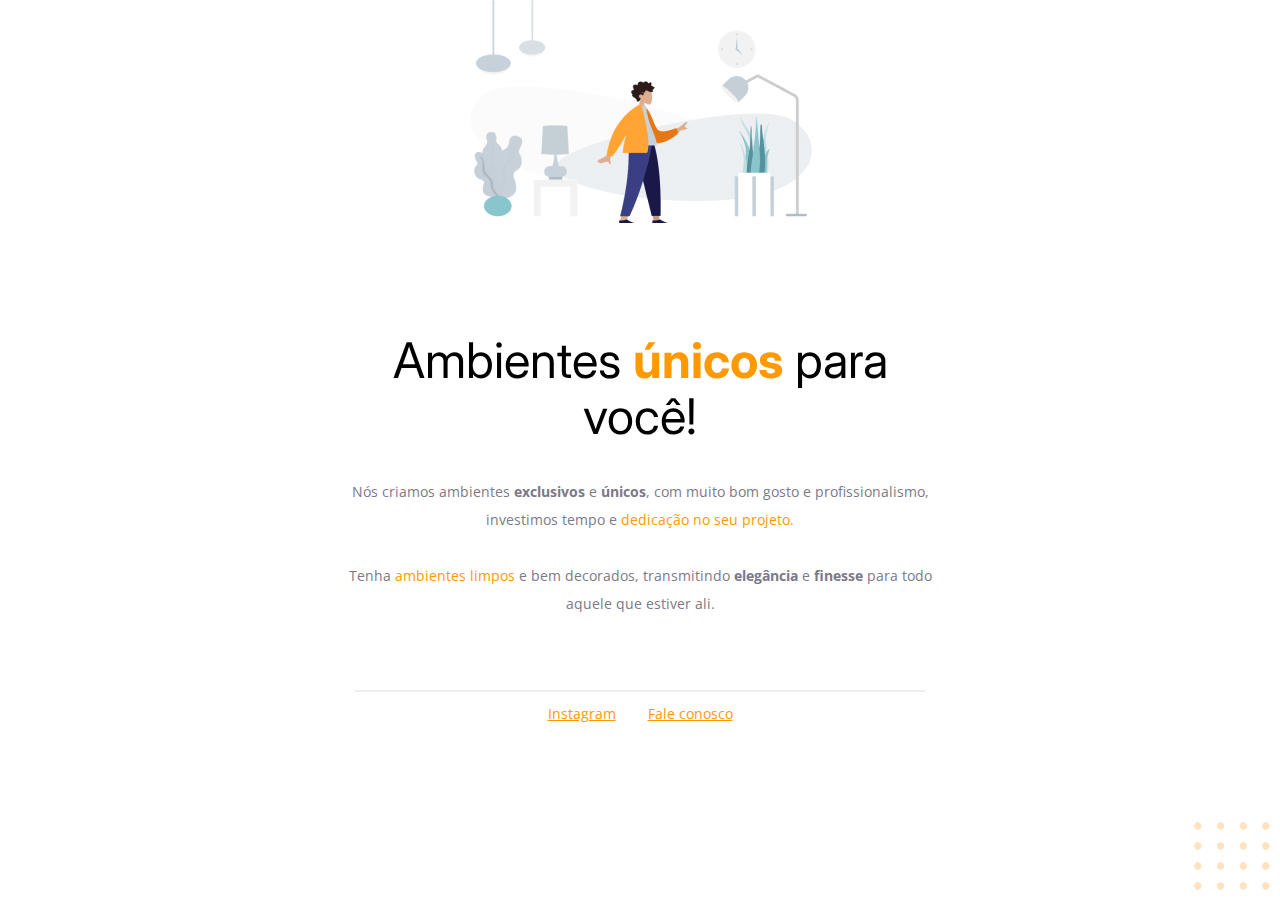
<file: desafio-01/index.html>
<!-- Instrução que define o tipo do documento. -->
<!DOCTYPE html>
<html lang="pt-br">
  <!-- Tag <head> contém as instruções para a página -->
  <head>
    <link rel="preconnect" href="https://fonts.googleapis.com" />
    <link rel="preconnect" href="https://fonts.gstatic.com" crossorigin />

    <meta charset="UTF-8" />
    <meta name="viewport" content="width=device-width, initial-scale=1.0" />
    <title>Móveis customizados</title>

    <link
      href="https://fonts.googleapis.com/css2?family=Inter:wght@400;700&family=Open+Sans:wght@400;700&display=swap"
      rel="stylesheet"
    />

    <link rel="stylesheet" href="style.css" />
  </head>

  <!-- Tag <body> é o corpo do documento, onde tem as informações que serão mostradas. -->
  <body>
    <div id="hero">
      <img
        src="images/img1.jpg"
        alt="Desenho de uma pessoa vestindo uma camisa amarela em uma sala com Móveis"
      />

      <h1>Ambientes <span>únicos</span> para você!</h1>
      <p>
        Nós criamos ambientes <strong>exclusivos</strong> e
        <strong>únicos</strong>, com muito bom gosto e profissionalismo,
        investimos tempo e
        <span>dedicação no seu projeto.</span>

        <br />
        <br />

        Tenha <span>ambientes limpos</span> e bem decorados, transmitindo
        <strong>elegância</strong> e <strong>finesse</strong>
        para todo aquele que estiver ali.
      </p>
    </div>

    <div id="footer">
      <div class="line"></div>

      <a target="_blank" href="https://instagram.com/moveisparavoce"
        >Instagram</a
      >
      <a href="mailto:contato@moveisparavoce.com">Fale conosco</a>
    </div>

    <img
      id="balls"
      src="images/balls.svg"
      alt="Bolinhas alaranjadas no canto inferior direito da tela"
    />
  </body>
</html>
</file>
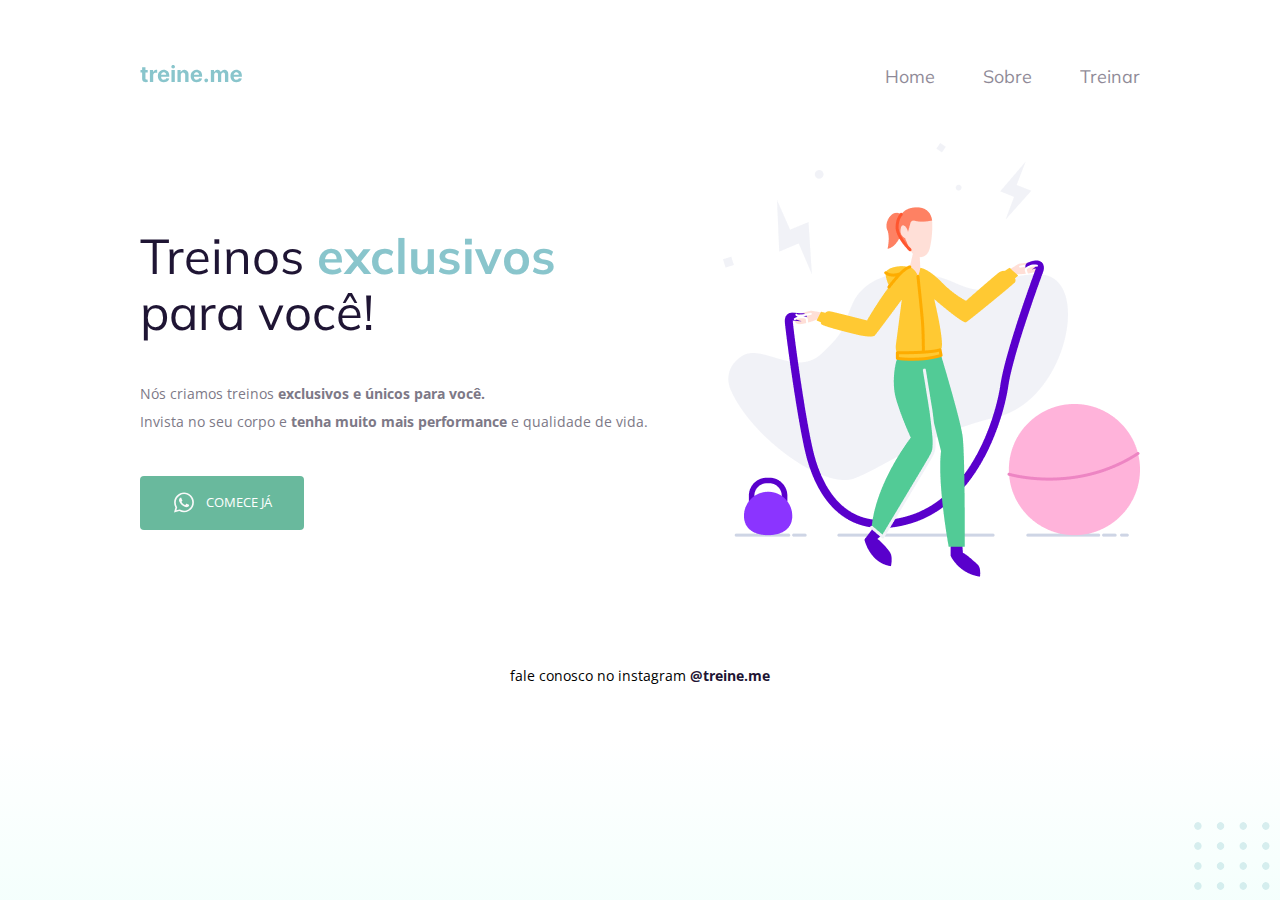
<file: desafio-02-acessibilidade/index.html>
<!DOCTYPE html>
<html lang="pt-br">
  <head>
    <link rel="preconnect" href="https://fonts.googleapis.com">
    <link rel="preconnect" href="https://fonts.gstatic.com" crossorigin>

    <meta charset="UTF-8" />
    <meta name="viewport" content="width=device-width, initial-scale=1.0" />
    <title>Treine me</title>

    <link href="https://fonts.googleapis.com/css2?family=Mulish:wght@400;700&family=Open+Sans:wght@400;700&display=swap" rel="stylesheet">

    <link rel="stylesheet" href="style.css">

  </head>
  <body>
    <div class="page">
      <nav>
        <a id="logo" href="#">
          <img src="images/logo.svg" alt="Treine.me" />
        </a>
        <ul>
          <li><a href="#">Home</a></li>
          <li><a href="#">Sobre</a></li>
          <li><a href="#">Treinar</a></li>
        </ul>
      </nav>
    
      <main>
        <section>
          <h1>Treinos <span>exclusivos</span> para você!</h1>

          <p>
            Nós criamos treinos <strong>exclusivos e únicos para você.</strong></br>
            Invista no seu corpo e <strong>tenha muito mais performance</strong> e qualidade de vida.
          </p>

          <button>
              <img src="images/whats.svg" alt="Ícone do whatsapp">
              Comece já
          </button>
        </section>
        
        <section>
          <img src="images/img.png" alt="Desenho de uma mulher pulando corta numa academia.">
        </section>
      </main>

      <footer>
          fale conosco no instagram <a href="https://instagram.com/treineme" target="_blank">@treine.me</a>
      </footer>
    </div>

    <img id="balls" src="images/balls.svg" alt="Bolinhas decorativas verdes no canto inferior direito da página.">

  </body>
</html>
</file>
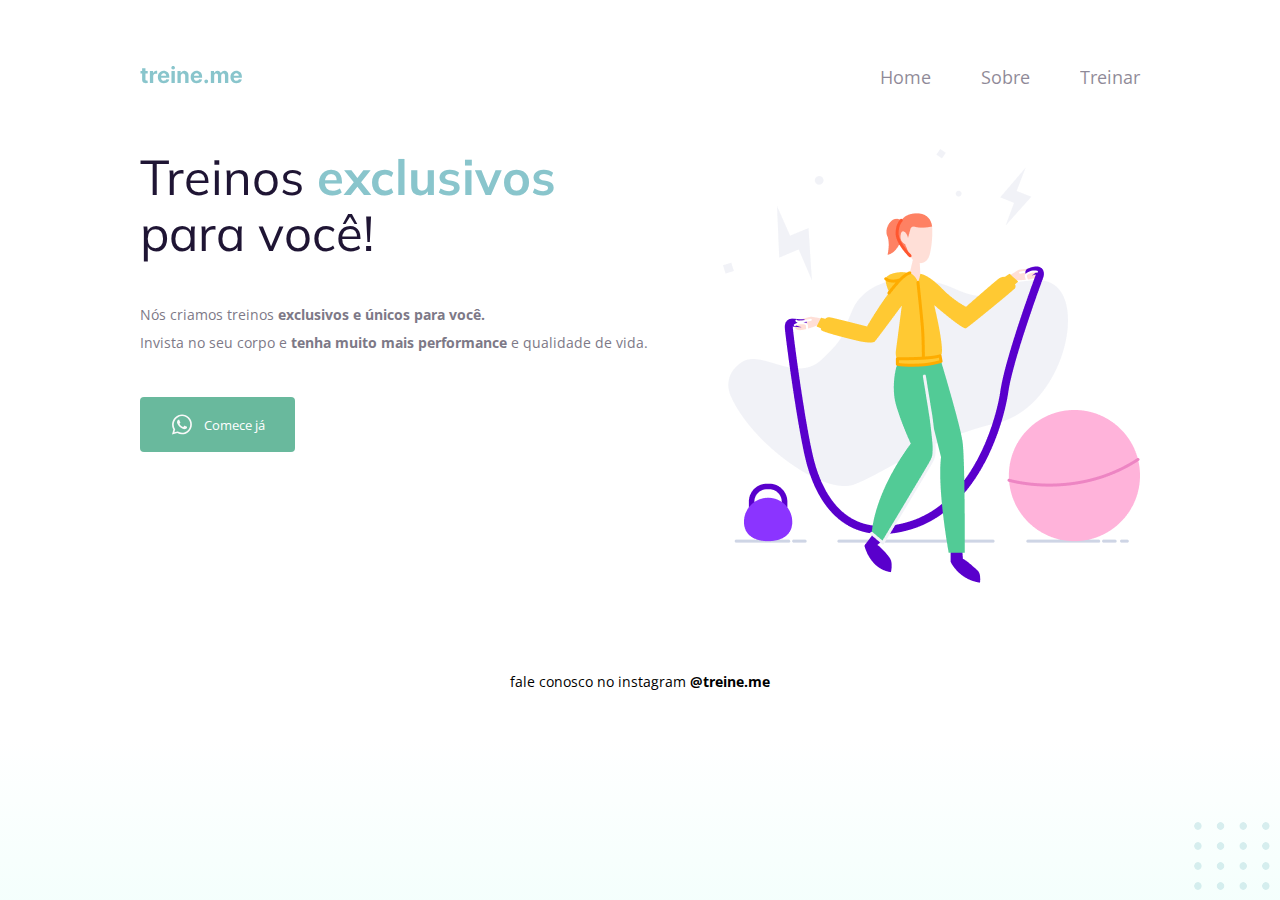
<file: desafio-02/index.html>
<!DOCTYPE html>
<html lang="pt-br">
  <head>
    <link rel="preconnect" href="https://fonts.googleapis.com">
    <link rel="preconnect" href="https://fonts.gstatic.com" crossorigin>

    <meta charset="UTF-8" />
    <meta name="viewport" content="width=device-width, initial-scale=1.0" />
    <title>Treine me</title>

    <link href="https://fonts.googleapis.com/css2?family=Mulish:wght@400;700&family=Open+Sans:wght@400;700&display=swap" rel="stylesheet">

    <link rel="stylesheet" href="style.css">

  </head>
  <body>
    <div class="page">
      <nav>
        <a id="logo" href="#">
          <img src="images/logo.svg" alt="Treine.me" />
        </a>
        <ul>
          <li><a href="#">Home</a></li>
          <li><a href="#">Sobre</a></li>
          <li><a href="#">Treinar</a></li>
        </ul>
      </nav>
        
      <main>
        <section id="text">
          <h1>Treinos <span>exclusivos</span> para você!</h1>
          
          <p>
            Nós criamos treinos <strong>exclusivos e únicos para você.</strong></br>
            Invista no seu corpo e <strong>tenha muito mais performance</strong> e qualidade de vida.
          </p>
          
          <button>
            <img id="whats" src="images/whats.svg" alt="Ícone do whatsapp">
            Comece já
          </button>
        </section>
        
        <section id="image">
          <img src="images/img.png" alt="Desenho de uma mulher pulando corta numa academia.">
        </section>
      </main>

      <footer>
        fale conosco no instagram <a href="https://instagram.com/treineme" target="_blank">@treine.me</a>
      </footer>
    </div>

    <img id="balls" src="images/balls.svg" alt="Bolinhas decorativas verdes no canto inferior direito da página.">

  </body>
</html>
</file>
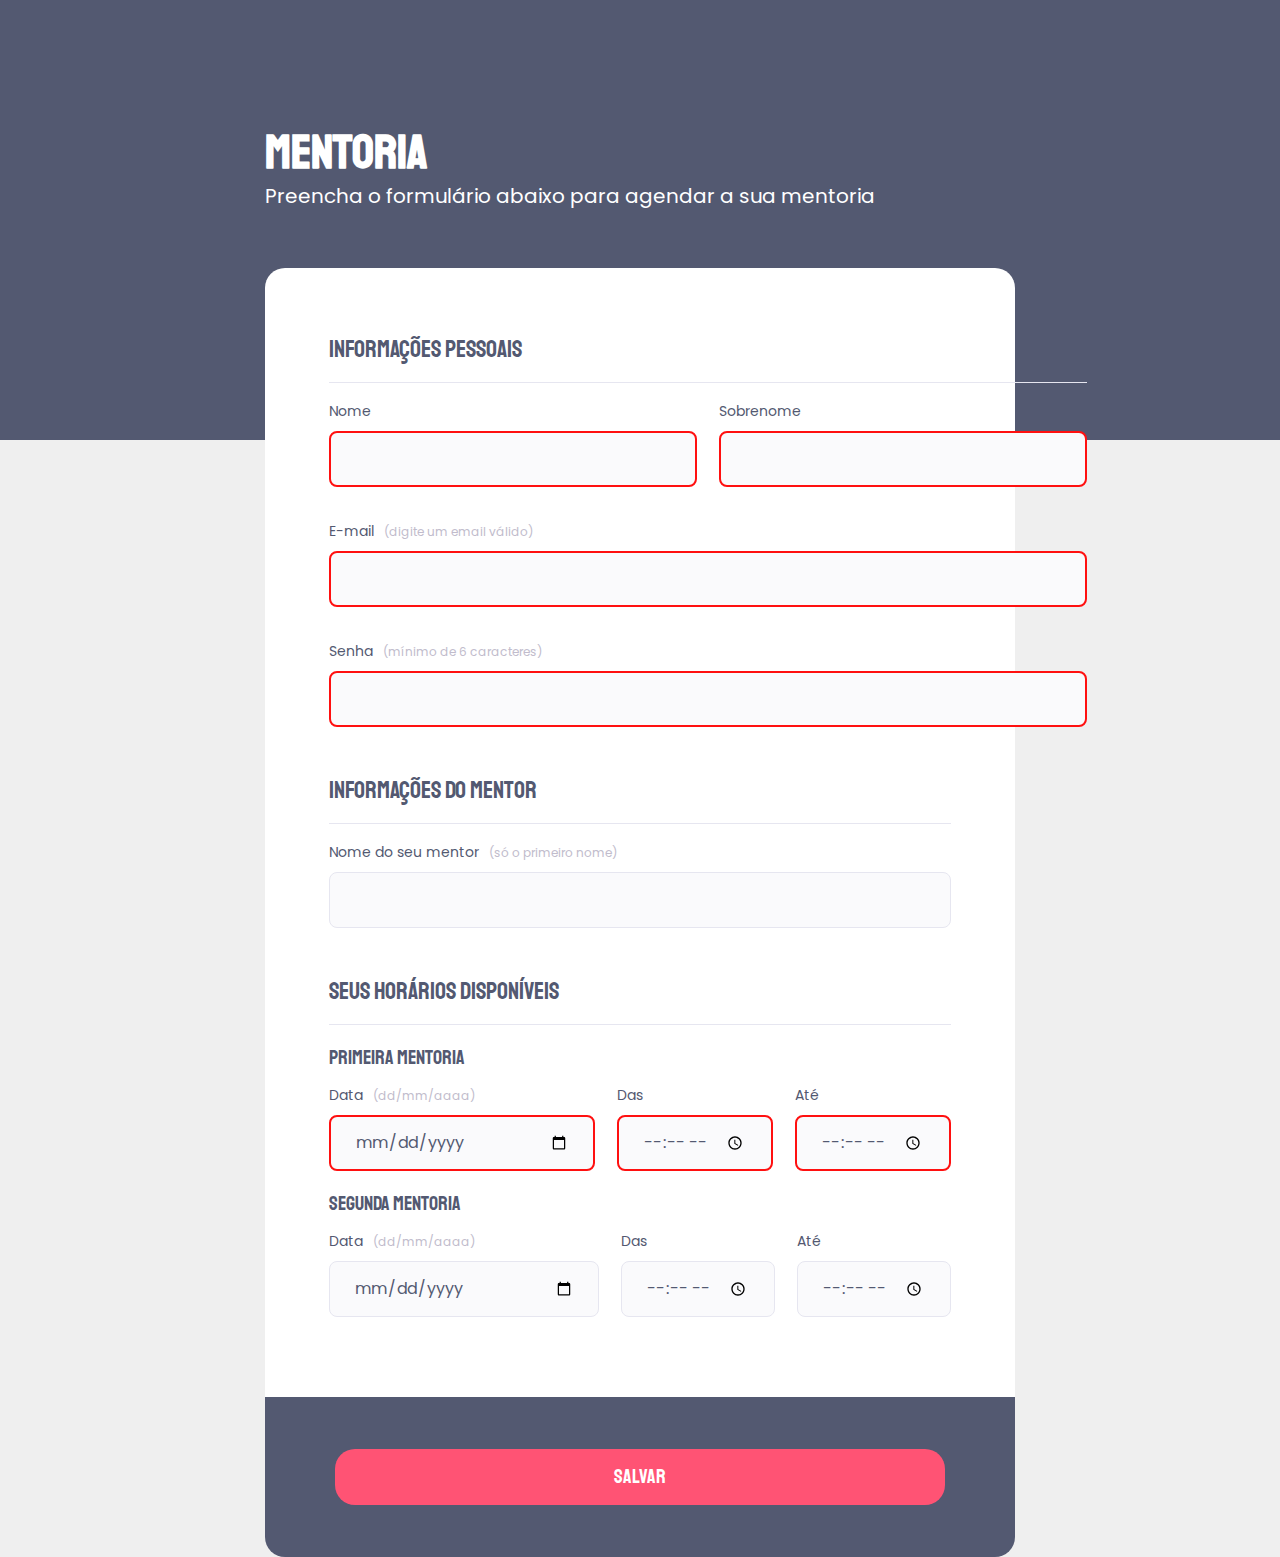
<file: desafio-03.1/index.html>
<!DOCTYPE html>
<html lang="pt-br">
  <head>
    <link rel="preconnect" href="https://fonts.googleapis.com" />
    <link rel="preconnect" href="https://fonts.gstatic.com" crossorigin />

    <meta charset="UTF-8" />
    <meta name="viewport" content="width=device-width, initial-scale=1.0" />

    <link
      href="https://fonts.googleapis.com/css2?family=Poppins&family=Staatliches&display=swap"
      rel="stylesheet"
    />
    <link rel="stylesheet" href="style.css" />

    <title>Mentoria</title>
  </head>
  <body>
    <div class="page">
      <header>
        <h1>Mentoria</h1>
        <p>Preencha o formulário abaixo para agendar a sua mentoria</p>
      </header>

      <form>
        <fieldset>
          <legend>Informações Pessoais</legend>

          <div class="fieldset-wrapper">
            <div class="col-2">
              <div class="input-wrapper">
                <label for="first-name">Nome</label>
                <input type="text" name="first-name" id="first-name" required />
              </div>

              <div class="input-wrapper">
                <label for="last-name">Sobrenome</label>
                <input type="text" name="last-name" id="last-name" required />
              </div>
            </div>

            <div class="input-wrapper">
              <label for="email"
                >E-mail<span>(digite um email válido)</span></label
              >
              <input type="email" name="email" id="email" required />
            </div>

            <div class="input-wrapper">
              <label for="password"
                >Senha<span>(mínimo de 6 caracteres)</span></label
              >
              <input type="password" name="password" id="password" required minlength="8" />
            </div>
          </div>
        </fieldset>

        <fieldset>
          <legend>Informações do Mentor</legend>

          <div class="input-wrapper">
            <label for="mentor-name"
              >Nome do seu mentor<span>(só o primeiro nome)</span></label
            >
            <input type="text" name="mentor-name" id="mentor-name" />
          </div>
        </fieldset>

        <fieldset>
          <legend>Seus horários disponíveis</legend>

          <div class="mentorship-wrapper">
            <h2>Primeira Mentoria</h2>

            <div class="col-2">
              <div class="date">
                <div class="input-wrapper">
                  <label for="first-mentorship-date"
                    >Data<span>(dd/mm/aaaa)</span></label
                  >
                  <input
                    type="date"
                    name="first-mentorship-date"
                    id="first-mentorship-date"
                    required
                  />
                </div>
              </div>

              <div class="col-2">
                <div class="input-wrapper">
                  <label for="first-mentorship-initial-time">Das</label>
                  <input
                    type="time"
                    name="first-mentorship-initial-time"
                    id="first-mentorship-initial-time"
                    required
                  />
                </div>

                <div class="input-wrapper">
                  <label for="first-mentorship-final-time">Até</label>
                  <input
                    type="time"
                    name="first-mentorship-final-time"
                    id="first-mentorship-final-time"
                    required
                  />
                </div>
              </div>
            </div>
          </div>
          <div class="mentorship-wrapper">
            <h2>Segunda Mentoria</h2>

            <div class="col-2">
              <div class="date">
                <div class="input-wrapper">
                  <label for="second-mentorship-date"
                    >Data<span>(dd/mm/aaaa)</span></label
                  >
                  <input
                    type="date"
                    name="second-mentorship-date"
                    id="second-mentorship-date"
                  />
                </div>
              </div>

              <div class="col-2">
                <div class="input-wrapper">
                  <label for="second-mentorship-initial-time">Das</label>
                  <input
                    type="time"
                    name="second-mentorship-initial-time"
                    id="second-mentorship-initial-time"
                  />
                </div>

                <div class="input-wrapper">
                  <label for="second-mentorship-final-time">Até</label>
                  <input
                    type="time"
                    name="second-mentorship-final-time"
                    id="second-mentorship-final-time"
                  />
                </div>
              </div>
            </div>
          </div>
        </fieldset>
      </form>

      <footer>
        <input class="button" type="button" value="Salvar" />
      </footer>
    </div>
  </body>
</html>
</file>
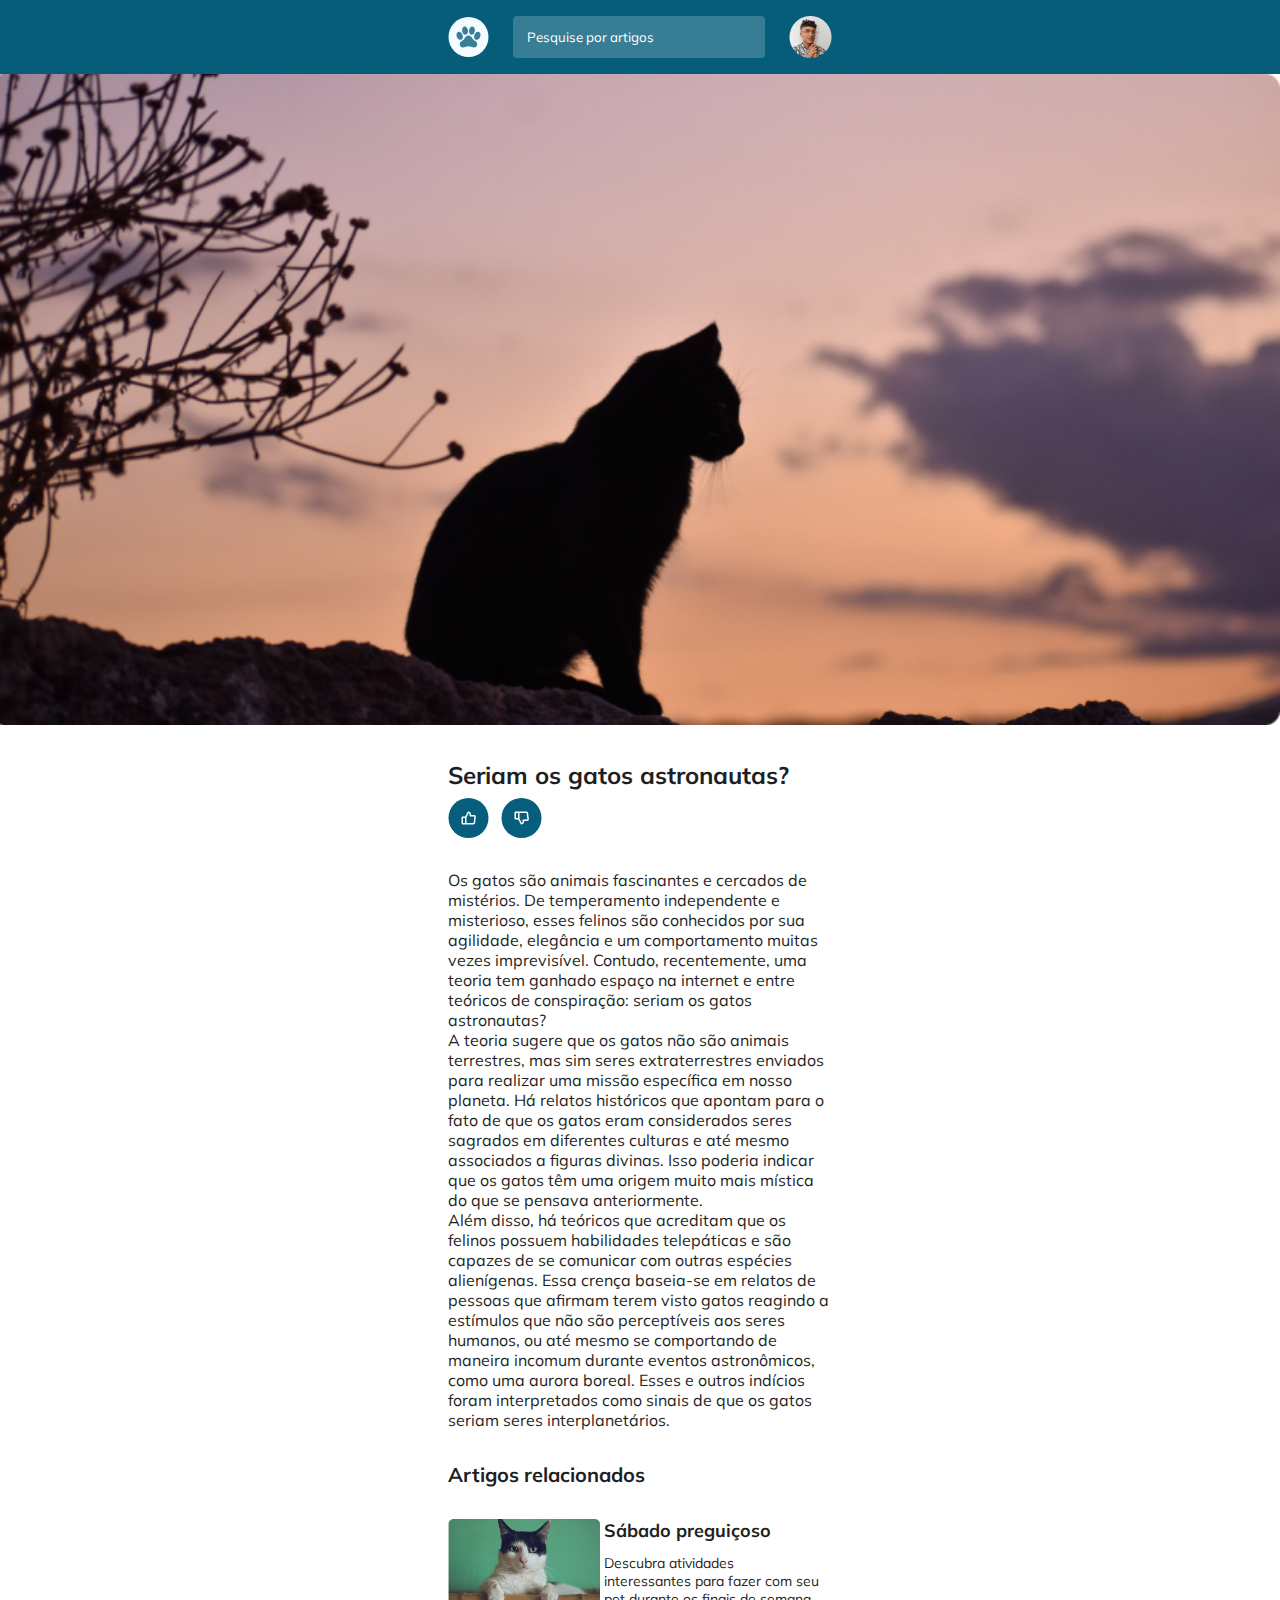
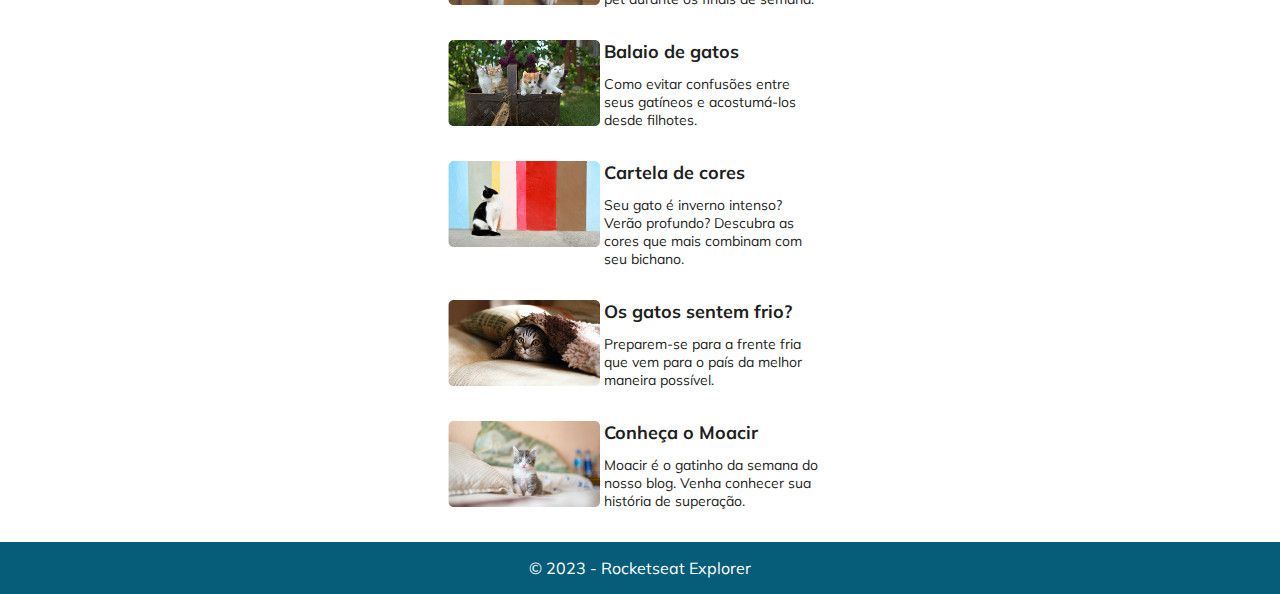
<file: desafio-04/index.html>
<!DOCTYPE html>
<html lang="pt-br">
  <head>
    <link rel="preconnect" href="https://fonts.googleapis.com" />
    <link rel="preconnect" href="https://fonts.gstatic.com" crossorigin />

    <meta charset="UTF-8" />
    <meta name="viewport" content="width=device-width, initial-scale=1.0" />

    <link
      href="https://fonts.googleapis.com/css2?family=Mulish:ital,wght@0,200..1000;1,200..1000&display=swap"
      rel="stylesheet"
    />
    <link rel="stylesheet" href="style.css" />

    <title>Blog de Gatos</title>
  </head>
  <body>
    <div id="app">
      <header>
        <nav class="container">
          <img src="./assets/logo.svg" alt="Logo" />
  
          <input type="search" placeholder="Pesquise por artigos" />
  
          <img src="./assets/avatar.png" alt="Avatar" />
        </nav>
      </header>
      
      <main>
        <img
          src="./assets/image1.png"
          alt="Gato petro sentado em cima de uma pedra com uma árvore e nuvens ao fundo."
          id="photo-post"
        />
  
        <div class="container">
          <div class="title">
            <h1>Seriam os gatos astronautas?</h1>
            <div class="reaction">
              <img src="./assets/like.svg" alt="Curti" />
              <img src="./assets/dislike.svg" alt="Não curti" />
            </div>
          </div>
  
          <p>
            Os gatos são animais fascinantes e cercados de mistérios. De temperamento independente e misterioso, esses felinos são conhecidos por sua agilidade, elegância e um comportamento muitas vezes imprevisível. Contudo, recentemente, uma teoria tem ganhado espaço na internet e entre teóricos de conspiração: seriam os gatos astronautas?
            <br />
            A teoria sugere que os gatos não são animais terrestres, mas sim seres extraterrestres enviados para realizar uma missão específica em nosso planeta. Há relatos históricos que apontam para o fato de que os gatos eram considerados seres sagrados em diferentes culturas e até mesmo associados a figuras divinas. Isso poderia indicar que os gatos têm uma origem muito mais mística do que se pensava anteriormente.
            <br />
            Além disso, há teóricos que acreditam que os felinos possuem
            habilidades telepáticas e são capazes de se comunicar com outras
            espécies alienígenas. Essa crença baseia-se em relatos de pessoas que
            afirmam terem visto gatos reagindo a estímulos que não são
            perceptíveis aos seres humanos, ou até mesmo se comportando de maneira
            incomum durante eventos astronômicos, como uma aurora boreal. Esses e
            outros indícios foram interpretados como sinais de que os gatos seriam
            seres interplanetários.
          </p>
        </div>
      </main>
  
      <sidebar>
        <div class="container">
          <h2>Artigos relacionados</h2>
  
          <div class="articles">
            <figure>
              <img
                src="./assets/image2.png"
                alt="Gato branco com mancha preta nas orelhas e nos olhos dentro de uma caixa de papelão olhando para frente."
              />
              <div class="details">
                <figcaption>
                  <h3>Sábado preguiçoso</h3>
                  <p>
                    Descubra atividades interessantes para fazer com seu pet
                    durante os finais de semana.
                  </p>
                </figcaption>
              </div>
            </figure>
  
            <figure>
              <img
                src="./assets/image3.png"
                alt="Uma cesta com quatro gatos dentro."
              />
              <div class="details">
                <figcaption>
                  <h3>Balaio de gatos</h3>
                  <p>
                    Como evitar confusões entre seus gatíneos e acostumá-los desde
                    filhotes.
                  </p>
                </figcaption>
              </div>
            </figure>
  
            <figure>
              <img
                src="./assets/image4.png"
                alt="Um gato manchado preto e branco sentado na frente de uma parede com listras coloridas."
              />
              <div class="details">
                <figcaption>
                  <h3>Cartela de cores</h3>
                  <p>
                    Seu gato é inverno intenso? Verão profundo? Descubra as cores
                    que mais combinam com seu bichano.
                  </p>
                </figcaption>
              </div>
            </figure>
  
            <figure>
              <img
                src="./assets/image5.png"
                alt="Um gato listrado em baixo de uma coberta felpuda com uma almofada ao lado."
              />
              <div class="details">
                <figcaption>
                  <h3>Os gatos sentem frio?</h3>
                  <p>
                    Preparem-se para a frente fria que vem para o país da melhor
                    maneira possível.
                  </p>
                </figcaption>
              </div>
            </figure>
  
            <figure>
              <img
                src="./assets/image6.png"
                alt="Um filhote de gatinho sntado um cima de uma cama e ao lado de uma almofada."
              />
              <div class="details">
                <figcaption>
                  <h3>Conheça o Moacir</h3>
                  <p>
                    Moacir é o gatinho da semana do nosso blog. Venha conhecer sua
                    história de superação.
                  </p>
                </figcaption>
              </div>
            </figure>
          </div>
        </div>
      </sidebar>
  
      <footer>
        <div class="container">
          <p>© 2023 - Rocketseat Explorer</p>
        </div>
      </footer>
    </div>
  </body>
</html>
</file>
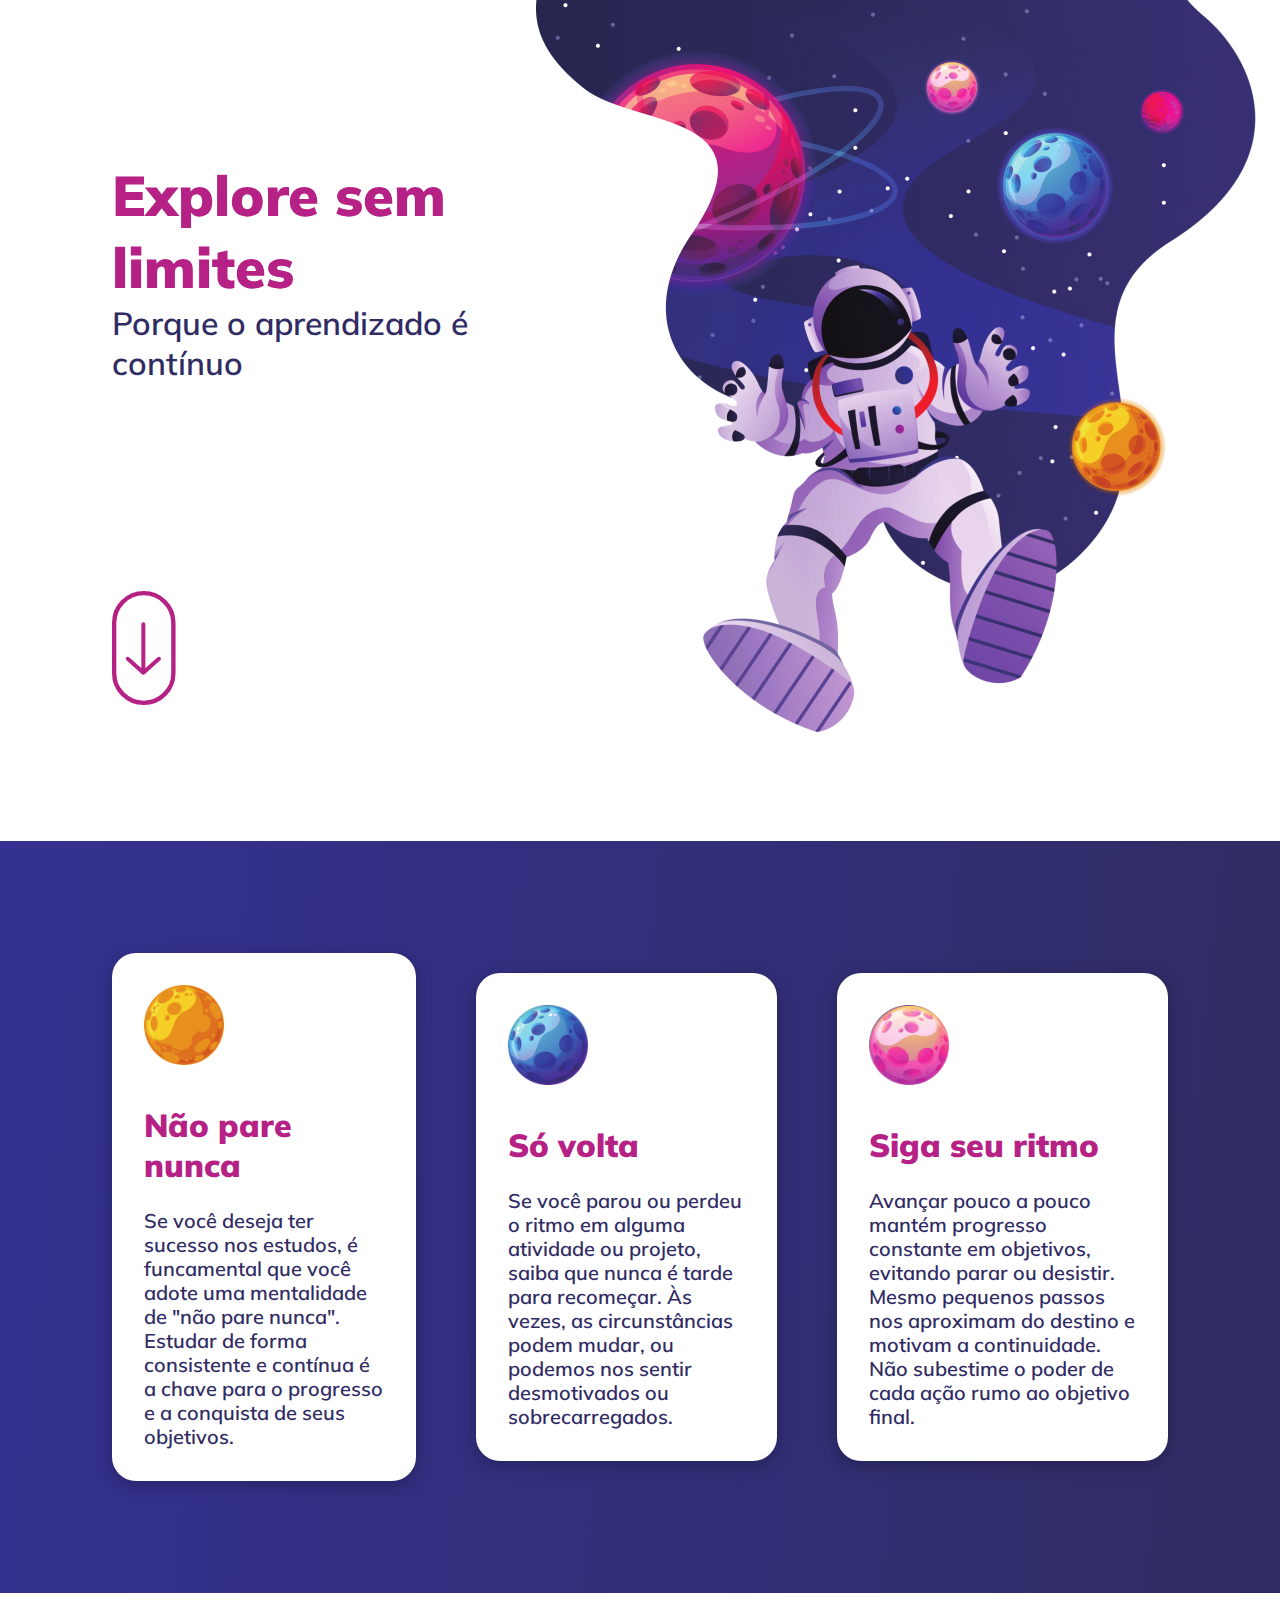
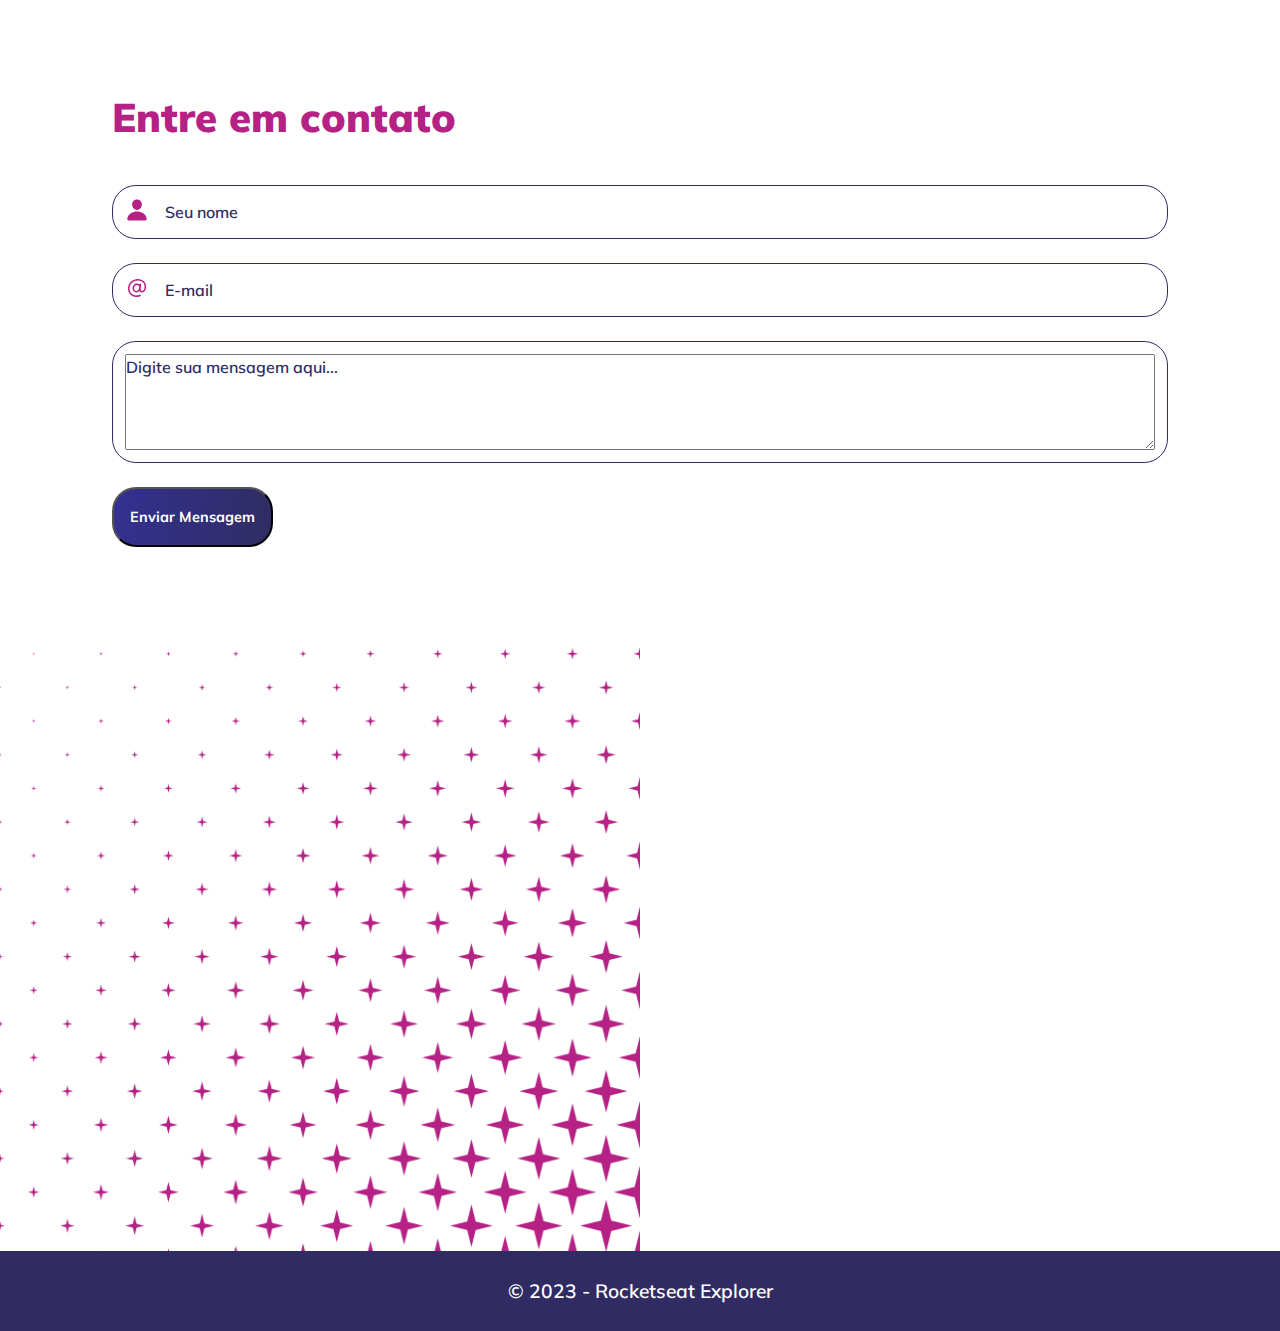
<file: desafio-07/index.html>
<!DOCTYPE html>
<html lang="pt-br">
  <head>
    <link rel="preconnect" href="https://fonts.googleapis.com" />
    <link rel="preconnect" href="https://fonts.gstatic.com" crossorigin />

    <meta charset="UTF-8" />
    <meta name="viewport" content="width=device-width, initial-scale=1.0" />

    <link
      href="https://fonts.googleapis.com/css2?family=Mulish:ital,wght@0,200..1000;1,200..1000&display=swap"
      rel="stylesheet"
    />
    <link rel="stylesheet" href="style.css" />

    <title>Explore sem limites</title>
  </head>
  <body>
    <main class="container">
      <div>
        <img
          src="./assets/space.png"
          alt="Ilustração de astronauta na frente do espaço com estrelas e planetas"
          id="space"
        />
      </div>

      <div class="introduction">
        <h1>Explore sem limites</h1>
        <h4>Porque o aprendizado é contínuo</h4>

        <img src="./assets/arrow-down.svg" alt="Seta para baixo" />
      </div>
    </main>

    <aside>
      <div class="container cards">
        <div class="card">
          <img
            src="./assets/yellow-planet.png"
            alt="Ilustração de planeta amarelo"
            class="planet"
          />

          <div>
            <h3>Não pare nunca</h3>
            <p>
              Se você deseja ter sucesso nos estudos, é funcamental que você adote uma mentalidade de "não pare nunca". Estudar de forma consistente e contínua é a chave para o progresso e a conquista de seus objetivos.
            </p>
          </div>
        </div>

        <div class="card">
          <img
            src="./assets/blue-planet.png"
            alt="Ilustração de planeta azul"
            class="planet"
          />

          <div>
            <h3>Só volta</h3>
            <p>
              Se você parou ou perdeu o ritmo em alguma atividade ou projeto, saiba que nunca é tarde para recomeçar. Às vezes, as circunstâncias podem mudar, ou podemos nos sentir desmotivados ou sobrecarregados.
            </p>
          </div>
        </div>

        <div class="card">
          <img
            src="./assets/pink-planet.png"
            alt="Ilustração de planeta rosa"
            class="planet"
          />

          <div>
            <h3>Siga seu ritmo</h3>
            <p>
              Avançar pouco a pouco mantém progresso constante em objetivos, evitando parar ou desistir. Mesmo pequenos passos nos aproximam do destino e motivam a continuidade. Não subestime o poder de cada ação
              rumo ao objetivo final.
            </p>
          </div>
        </div>
      </div>
    </aside>

    <section class="container">
      <div class="contacts">
        <h2>Entre em contato</h2>
  
        <form>
          <div class="input-wrapper">
            <label for="input" class="icon">
              <img src="./assets/person.svg" alt="Íncone de pessoa">
            </label>
            <input type="text" name="name" id="name" placeholder="Seu nome" />
          </div>
  
          <div class="input-wrapper">
            <label for="input" class="icon">
              <img src="./assets/at.svg" alt="Ícone de @">
            </label>
            <input type="email" name="email" id="email" placeholder="E-mail" />
          </div>
  
          <div class="input-wrapper message-input">
            <textarea
              type="text"
              name="message"
              id="message"
              placeholder="Digite sua mensagem aqui..."
            ></textarea>
          </div>
  
          <button type="submit">Enviar mensagem</button>
        </form>
      </div>

      <div class="stars">
        <img src="./assets/dots.png" alt="Ilustração de várias estrelas de quatro pontas aumentando de tamanho">
      </div>
    </section>

    <footer>
      <p>© 2023 - Rocketseat Explorer</p>
    </footer>
  </body>
</html>
</file>
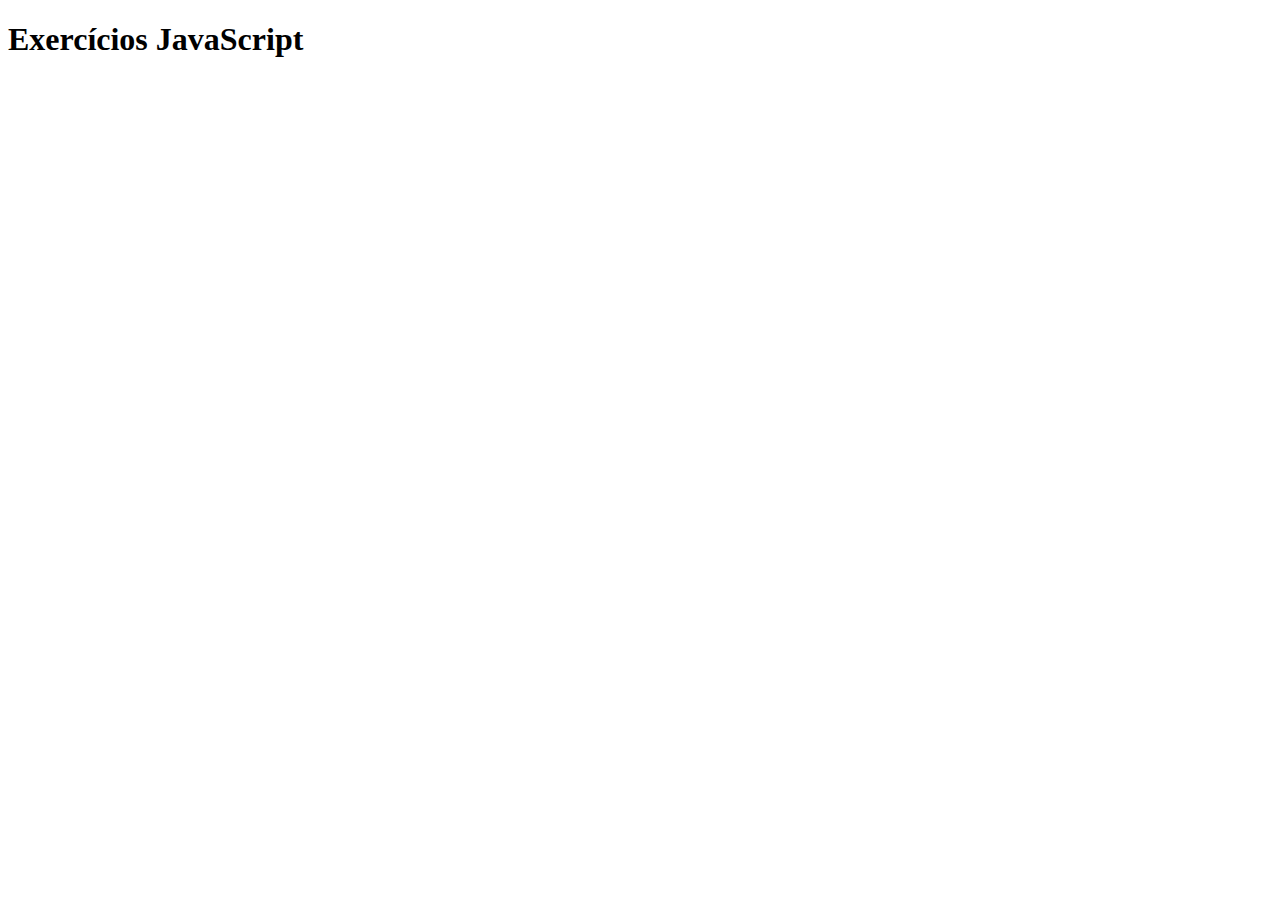
<file: desafio-08/index.html>
<!DOCTYPE html>
<html lang="pt-br">
<head>
  <meta charset="UTF-8">
  <meta name="viewport" content="width=device-width, initial-scale=1.0">
  <title>Exercícios JavaScript</title>
</head>
<body>
  <h1>Exercícios JavaScript</h1>

  <script src="script.js"></script>
</body>
</html>
</file>
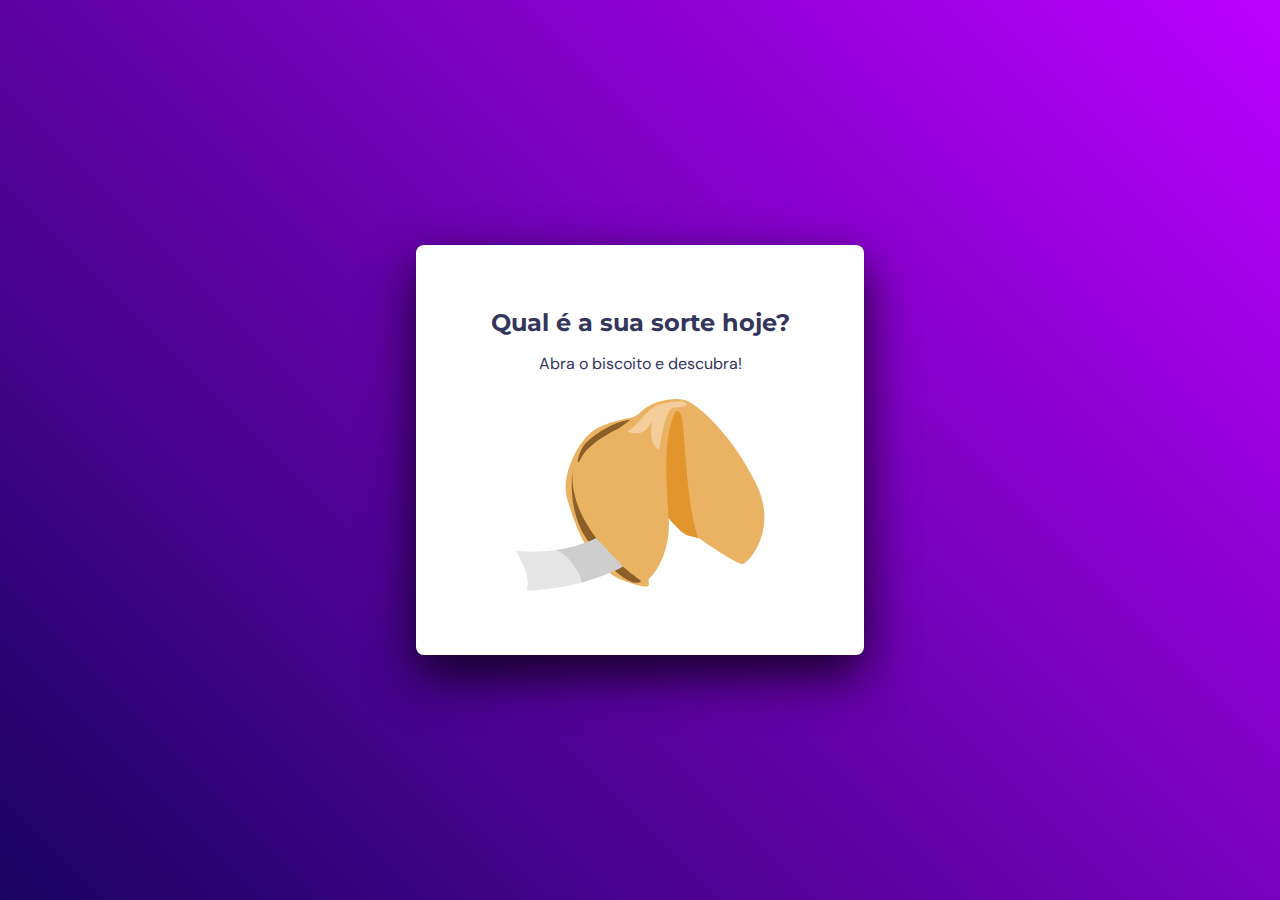
<file: desafio-09/index.html>
<!DOCTYPE html>
<html lang="pt-br">
  <head>
    <link rel="preconnect" href="https://fonts.googleapis.com" />
    <link rel="preconnect" href="https://fonts.gstatic.com" crossorigin />

    <meta charset="UTF-8" />
    <meta name="viewport" content="width=device-width, initial-scale=1.0" />

    <link
      href="https://fonts.googleapis.com/css2?family=DM+Sans:ital,opsz,wght@0,9..40,100..1000;1,9..40,100..1000&family=Dancing+Script:wght@400..700&family=Montserrat:ital,wght@0,100..900;1,100..900&display=swap"
      rel="stylesheet"
    />
    <link rel="stylesheet" href="style.css" />

    <title>Biscoito da Sorte</title>
  </head>
  <body>
    <main>
      <div class="cookie">
        <div>
          <h1>Qual é a sua sorte hoje?</h1>
          <p>Abra o biscoito e descubra!</p>
        </div>

        <img
          src="./assets/fortune-cookie.svg"
          alt="Ilustração de biscoito da sorte fechado"
          id="fortune-cookie"
        />
      </div>

      <div class="opened hidden">
        <h1>Aqui está a sua sorte de hoje:</h1>
        <div class="message">
          <p>
            Se alguém está tão cansado que não possa te dar um sorriso,
            deixa-lhe o teu.
          </p>
        </div>

        <img
          src="./assets/opened-cookie.svg"
          alt="Ilustração de biscoito da sorte aberto"
          id="opened-cookie"
        />

        <button id="go-back">Abrir outro biscoito</button>
      </div>
    </main>

    <script src="./script.js"></script>
  </body>
</html>
</file>
<file: desafio-01/style.css>
body {
  font-family: "Open Sans", sans-serif;
  text-align: center;
  margin: 0;
}

#hero {
  width: 592px;
  margin: 0 auto 72px;
}

img {
  margin: 0 auto 72px;
}

h1 {
  font-family: "Inter", sans-serif;
  font-size: 49px;
  line-height: 56px;
  font-weight: normal;
}

h1 span {
  font-weight: bold;
}

span, a {
  color: #ff9900;
}

p, #footer {
  color: #7d7987;
  font-size: 14px;
  line-height: 28px;
}

#footer a + a {
    margin-left: 28px;
}

.line {
    width: 568px;
    height: 0;

    margin: 0 auto 8px;

    border: 1px solid #ECEFF2;
}

#balls {
    position: fixed;
    bottom: 0;
    right: 0;
    margin: 0;
}
</file>
<file: desafio-02-acessibilidade/style.css>
body {
  margin: 0;

  font-family: 'Open Sans', sans-serif;

  background: linear-gradient(
    180deg,
    rgb(227, 255, 248, 0) 82.08%,
    rgb(227, 255, 248, 0.38) 100%
  );

  min-height: 100vh;
}

.page {
  width: 1000px;
  margin: 0 auto;
  padding-top: 65px;
}

nav {
  display: flex;
  justify-content: space-between;
  align-items: center;

  margin-bottom: 55px;
}

ul {
  display: flex;
  gap: 48px;
  list-style: none;
  margin: 0;
  padding: 0;
  font-size: 18px;
}

a {
  color: #1f1534;
  text-decoration: none;
}

ul li a {
  opacity: 0.5;
}

ul li a:hover {
  font-weight: bold;
  opacity: 1;
}

ul,
h1 {
  font-family: 'Mulish', sans-serif;
}

main {
  display: flex;
  align-items: center;
  justify-content: space-between;
}

h1 {
  font-size: 49px;
  line-height: 56px;
  color: #1f1534;

  font-weight: normal;

  width: 490px;
}

h1 span {
  color: #89c5cc;
  font-weight: bold;
}

p {
  font-size: 14px;
  line-height: 28px;
  color: #7d7987;

  margin: 40px 0;
}

button {
  color: white;
  text-transform: uppercase;
  font-family: 'Open Sans', sans-serif;

  background: #69b99d;
  border: 0;
  padding: 14px 32px 15px;

  display: flex;
  align-items: center;
  justify-content: center;
  gap: 10px;

  border-radius: 4px;

  cursor: pointer;
}

footer {
  font-size: 14px;
  line-height: 28px;

  text-align: center;

  margin-top: 80px;
}

footer a {
  font-weight: bold;
}

#balls {
  position: fixed;
  bottom: 0;
  right: 0;
}
</file>
<file: desafio-02/style.css>
* {
  margin: 0;
  padding: 0;
  border: none;
  text-decoration: none;
  box-sizing: border-box;
}

body {
  font-family: "Open Sans", sans-serif;
  background: linear-gradient(180deg, rgba(227, 255, 248, 0.00) 82.08%, rgba(227, 255, 248, 0.38) 100%);  min-height: 100vh;
}
  
.page {
  width: 1000px;
  margin: 0 auto;
  padding-top: 65px;
}
  
nav {
  display: flex;
  justify-content: space-between;
  align-items: center;
  margin-bottom: 60px;
}

ul {
  display: flex;
  list-style: none;
  gap: 50px;
}

ul li a {
  color: #1f1534;
  opacity: 0.5;
  font-size: 18px;
}

ul li a:hover {
  font-weight: bold;
  opacity: 1;
}

main {
  display: flex;
  justify-content: space-between;
}

h1 {
  font-family: "Mulish", sans-serif;
  font-size: 49px;
  line-height: 56px;
  color: #1f1534;
  font-weight: normal;
  width: 490px;
}

h1 span {
  color: #89c5cc;
  font-weight: bold;
}

section p {
  font-size: 14px;
  line-height: 28px;
  color: #7d7987;
  margin: 40px 0;
}

button {
  color: white;
  font-family: "Open Sans", sans-serif;
  background: #69B99D;
  border: 0;
  padding: 15px 30px;
  display: flex;
  align-items: center;
  gap: 10px;
  border-radius: 4px;
  cursor: pointer;
}

button:hover {
    background: #4EA788;
}

footer {
  font-size: 14px;
  line-height: 28px;
  text-align: center;
  margin-top: 80px;
  font-family: "Open Sans", sans-serif;
}

footer a {
  font-weight: bold;
  color: #000;
}

#balls {
  position: fixed;
  bottom: 0;
  right: 0;
}
</file>
<file: desafio-03.1/style.css>
* {
  margin: 0;
  padding: 0;
  box-sizing: border-box;
}

body {
  background: #efefef;
  font-family: 'Poppins', sans-serif;
  color: #4e4958;
  font-size: 14px;
  line-height: 24px;
  align-items: center;
}

body::before {
  content: '';
  background: #535971;
  width: 100%;
  height: 440px;
  position: absolute;
  z-index: -1;
}

.page {
  width: 750px;
  margin: auto;
}

header {
  color: #fff;
}

h1 {
  font-family: 'Staatliches', sans-serif;
  font-size: 48px;
  padding: 140px 0 20px;
}

p {
  color: #fff;
  font-size: 20px;
  padding-bottom: 60px;
}

form {
  background: #fff;
  color: #535971;
  border-radius: 20px 20px 0px 0px;
  padding: 64px;
  display: flex;
  flex-direction: column;
  gap: 30px;
}

fieldset {
  border: none;
}

legend {
  font-family: Staatliches;
  font-size: 24px;
  line-height: 34px;
  width: 100%;
  padding-bottom: 16px;
  border-bottom: 1px solid #e6e6f0;
  margin-bottom: 16px;
}

.fieldset-wrapper {
  display: flex;
  flex-direction: column;
  gap: 16px;
}

.mentorship-wrapper {
  display: flex;
  flex-direction: column;
  gap: 8px;
}

.col-2 {
  display: flex;
  gap: 22px;
  width: 100%;
}

.input-wrapper {
  display: flex;
  flex-direction: column;
  width: 100%;
  gap: 8px;
  margin-bottom: 16px;
}

span {
  color: #C1BCCC;
  font-size: 12px;
  line-height: 20px;
  margin-left: 10px;
}

input {
  height: 56px;
  background: #fafafc;
  border: 1px solid #e6e6f0;
  border-radius: 8px;
  padding: 0 24px;
  color: #535971;
  font-family: Poppins, sans-serif;
  font-size: 16px;
  line-height: 26px;
}

h2 {
  font-family: Staatliches, sans-serif;
  font-size: 20px;
  font-style: normal;
  font-weight: 400;
  line-height: 34px;
}

.date {
  width: 100%;
}

footer {
  background: #535971;
  border-radius: 0px 0px 20px 20px;
  height: 160px;
  padding: 52px 70px;
}

.button {
  background: #FF5374;
  border: none;
  border-radius: 20px;
  display: flex;
  width: 100%;
  padding: 15px 40px;
  justify-content: center;
  align-items: center;
  color: #FFF;
  font-family: Staatliches;
  font-size: 20px;
  line-height: 26px;
  cursor: pointer;
}

.button:hover {
  background: #c82a49;

}

input:invalid {
  border: 2px solid #ff1010;
}
</file>
<file: desafio-04/style.css>
* {
  margin: 0;
  padding: 0;
  box-sizing: border-box;
  -webkit-font-smoothing: antialiased;
  -moz-osx-font-smoothing: grayscale;
}

:root {
  font-size: 62.5%;

  --hue: 195;
  --color-base-white: hsl(0, 0%, 100%);
  --color-base-blue-200: hsl(196, 100%, 98%);
  --color-base-blue-500: hsl(var(--hue), 46%, 40%);
  --color-base-blue-700: hsl(var(--hue), 91%, 25%);
  --color-black: hsl(240, 6%, 13%);
}

html {
  font-family: 'Mulish', sans-serif;
  font-size: 1.6rem;
  color: var(--color-black);
}

.container {
  width: min(38.4rem, 100%);
  margin: 0 auto;
}

header,
footer {
  background-color: var(--color-base-blue-700);
  color: var(--color-base-white);
  display: flex;
  padding: 1.6rem 2.4rem;
}

nav {
  display: flex;
  gap: 2.4rem;
  justify-content: center;
}

nav img {
  size: 4rem;
}

input {
  flex: 1;
  background-color: rgba(255, 255, 255, 0.2);
  border: none;
  border-radius: 0.4rem;
}

input::placeholder {
  color: var(--color-base-white);
  padding: 1.2rem 1.4rem;
  font-family: 'Mulish', sans-serif;
}

#photo-post {
  width: 100%;
}

.title {
  padding: 3.2rem 0;
  display: flex;
  flex-direction: column;
  gap: 0.8rem;
  font-size: 1.2rem;
}

.reaction {
  display: flex;
  gap: 1.2rem;
}

.reaction img {
  size: 4rem;
  transition: all 300ms;
}

.reaction img:hover,
.reaction img:focus {
  transform: scale(1.1);
}

main p {
  font-size: 1.6rem;
}

h2 {
  margin-top: 3.2rem;
  font-size: 2rem;
}

.articles {
  display: flex;
  flex-direction: column;
  gap: 3.2rem;
  padding: 3.2rem 0;
}

.articles h3 {
  font-size: 1.8rem;
}

.articles p {
  font-size: 1.4rem;
}

figure {
  display: grid;
  grid-template-columns: 15.2rem 1fr;
  gap: 0.4rem;

  transition: all 300ms;
}

figure:hover, figure:focus {
  scale: 1.1;
}

figure img {
  width: 100%;
  aspect-ratio: 16/9;
  border-radius: 0.4rem;
}

figcaption {
  flex: 1;
  width: min(21.6rem);
  display: flex;
  flex-direction: column;
  gap: 1.2rem;
}

footer {
  font-size: 1.6rem;
}

footer > div {
  display: flex;
  justify-content: center;
  align-items: center;
}

@media (width > 80rem) {
  #app {
    display: grid;
    grid-template-areas:
      'header header'
      'main sidebar'
      'footer footer';
    gap: 3.6rem;
  }

  .container {
    width: initial;
  }

  header {
    grid-area: header;
    /* width: 100vw; */
    justify-content: center;
  }

  nav.container {
    width: 121.6rem;
  }

  input {
    flex: 1;
  }

  main {
    grid-area: main;
    max-width: 80rem;
    margin-left: auto;
  }

  .title {
    flex-direction: row;
    justify-content: space-between;
    align-items: center;
  }

  sidebar {
    grid-area: sidebar;
    max-width: 38.4rem;
    margin-right: auto;
  }

  h2 {
    font-size: 2rem;
    margin: 0;
  }

  footer {
    grid-area: footer;
  }
}

/* Animation */
header {
  animation: fromTop 600ms;
}

main, sidebar {
  animation: fromBottom 800ms 100ms backwards;
}

@keyframes fromTop {
  from {
    opacity: 0;
    transform: translateY(-100%);
  }
}

@keyframes fromBottom {
  from {
    opacity: 0;
    transform: translateY(100px);
  }
}
</file>
<file: desafio-07/style.css>
:root {
  --color-blue: hsla(242, 50%, 38%, 1);
  --color-purple: hsla(244, 38%, 28%, 1);
  --color-pink: hsla(320, 69%, 42%, 1);
  --color-white: hsla(0, 0%, 100%, 1);

  --color-gradient: linear-gradient(
    96deg,
    var(--color-blue) 0%,
    var(--color-purple) 99.68%
  );
}

* {
  margin: 0;
  padding: 0;
  box-sizing: border-box;
  -webkit-font-smoothing: antialiased;
  -moz-osx-font-smoothing: grayscale;

  font-family: 'Mulish', sans-serif;
  font-size: 1rem;
  color: var(--color-purple);
}

body {
  background-color: var(--color-white);
}

.container {
  margin: 0 2.5rem;
}

main > div {
  text-align: center;
}

#space {
  width: 100%;
  margin-bottom: 1rem;
}

h1,
h2 {
  color: var(--color-pink);
  font-size: 2rem;
  font-weight: 900;
  line-height: 2.5rem;
}

h3 {
  color: var(--color-pink);
  font-size: 1.8rem;
  font-weight: 900;
  line-height: 2.3rem;
}

h4 {
  text-align: center;
  font-size: 1.25rem;
  font-weight: 600;
  line-height: 1.5rem;
  margin-bottom: 2rem;
}

p {
  font-size: 1rem;
  font-weight: 600;
  line-height: 1.25rem;
}

main img {
  width: 4rem;
  margin-bottom: 6rem;
}

aside {
  background: var(--color-gradient);
}

.cards {
  display: flex;
  flex-direction: column;
  gap: 3rem;
  justify-content: center;
  align-items: center;
  padding: 3rem 0;
}

.card {
  background: var(--color-white);
  border-radius: 1rem;

  display: flex;
  flex-direction: column;
  padding: 1.5rem;
  gap: 2rem;

  box-shadow: 0px 3.311px 13.243px 0px rgba(0, 0, 0, 0.25);
}

.card > div {
  display: flex;
  flex-direction: column;
  gap: 1.25rem;
}

.planet {
  width: 5rem;
  height: 5rem;
}

.contacts {
  display: flex;
  flex-direction: column;
  gap: 2.5rem;
  padding: 5rem 0;
}

.stars {
  display: none;
}

form {
  display: flex;
  flex-direction: column;
  gap: 1.5rem;
}

.input-wrapper {
  border: 1.5px solid var(--color-purple);
  border-radius: 1rem;

  display: flex;
  align-items: center;
  gap: 1rem;
  padding: 0.75rem;
}

label img {
  width: 1.5rem;
}

input {
  display: flex;
  align-items: center;

  appearance: none;
  border: none;
  outline: none;
}

input::placeholder,
textarea::placeholder {
  color: var(--color-purple);
  /* font-size: 1rem; */
  font-weight: 600;
  line-height: 1.5;
}

#message {
  height: 6rem;
  width: 100%;
  text-align: start;
}

button {
  background: var(--color-gradient);
  color: var(--color-white);

  border-radius: 1rem;
  width: fit-content;
  padding: 1rem;
  justify-content: center;
  align-items: center;

  font-size: 0.9rem;
  font-weight: 700;
  line-height: 1.5rem;
  text-transform: capitalize;
}

footer {
  background-color: var(--color-purple);
  padding: 1rem;
  height: 5rem;
  display: flex;
  justify-content: center;
  align-items: center;
}

footer > p {
  color: var(--color-white);
  font-size: 1.2rem;
  font-weight: 600;
}

@media (width > 60rem) {
  .container {
    margin: 0;
  }

  main {
    display: flex;
    flex-direction: row-reverse;
    gap: 1.5rem;
  }

  #space {
    width: 45rem;
    margin: 0 1.5rem 6.5rem 0;
  }

  .introduction {
    margin-left: 7rem;
    display: flex;
    flex-direction: column;
    justify-content: flex-end;
    text-align: left;
  }

  div > img {
    margin: 11rem 0 8.5rem 0;
  }

  h1 {
    font-size: 3.5rem;
    line-height: 4.5rem;
  }

  h2 {
    font-size: 2.5rem;
    line-height: 3.5rem;
  }
  h3, h4 {
    font-size: 2rem;
    line-height: 2.5rem;
    text-align: left;
  }

  p {
    font-size: 1.25rem;
    line-height: 1.5rem;
  }

  aside {
    padding: 4rem 7rem;
  }

  .cards {
    flex-direction: row;
    gap: 3.75rem;
    padding: 3rem 0;
  }

  .card {
    border-radius: 1.5rem;
    padding: 2rem;
    gap: 2.5rem;

    box-shadow: 0px 4px 16px 0px rgba(0, 0, 0, 0.25);
  }

  .card > div {
    gap: 1.5rem;
  }

  .planet {
    margin: 0;
  }

  .contacts {
    gap: 2.5rem; 
    padding: 6rem 7rem;
    flex: 1;
  }

  .stars, .stars>img {
    display: flex;
    margin: 0;
    justify-content: last baseline;
    width: 40rem;
  }

  .input-wrapper, button {
    border-radius: 1.5rem;
  }
}
</file>
<file: desafio-09/style.css>
:root {
  --color-blue: #34355b;
  --color-gray: #e4edf1;
  --color-black: #000000;
  --color-white: #ffffff;
  --color-yellow: #ff9500;

  --color-gradient: linear-gradient(45deg, #190361 0%, #b0f 100%);
}

* {
  margin: 0;
  padding: 0;
  box-sizing: border-box;
  -webkit-font-smoothing: antialiased;
  -moz-osx-font-smoothing: grayscale;

  font-family: Montserrat, sans-serif;
  color: var(--color-blue);
}

div.hidden {
  display: none;
}

body {
  height: 100vh;
  background: var(--color-gradient) no-repeat;

  display: flex;
  align-items: center;
  justify-content: center;
}

main {
  height: fit-content;
  background: var(--color-white);
  box-shadow: 0 1.25rem 3.15rem 0 rgba(0, 0, 0, 0.8);
  padding: 4rem;
  border-radius: 0.5rem;
}

.cookie,
.opened {
  display: flex;
  flex-direction: column;
  align-items: center;
  text-align: center;
  width: 20rem;
  gap: 1.5rem;
}

.cookie > div {
  display: flex;
  flex-direction: column;
  gap: 1rem;
  align-items: center;
}

h1 {
  font-size: 1.5rem;
  font-weight: 700;
  line-height: 1.8rem;
}

p {
  font-family: 'DM Sans', sans-serif;
  font-size: 1rem;
  font-weight: 400;
  line-height: 1.25rem;
}

#fortune-cookie {
  cursor: pointer;
}

#fortune-cookie:hover {
  animation: shake 1s;

  animation-iteration-count: infinite;
}

@keyframes shake {
  0% { transform: translate(1px, 1px) rotate(0deg); }
  10% { transform: translate(-1px, -2px) rotate(-1deg); }
  20% { transform: translate(-3px, 0px) rotate(1deg); }
  30% { transform: translate(3px, 2px) rotate(0deg); }
  40% { transform: translate(1px, -1px) rotate(1deg); }
  50% { transform: translate(-1px, 2px) rotate(-1deg); }
  60% { transform: translate(-3px, 1px) rotate(0deg); }
  70% { transform: translate(3px, 1px) rotate(-1deg); }
  80% { transform: translate(-1px, -1px) rotate(1deg); }
  90% { transform: translate(1px, 2px) rotate(0deg); }
  100% { transform: translate(1px, -2px) rotate(-1deg); }
}

.message {
  background: var(--color-gray);
  box-shadow: 0.125rem 0.125rem 0.125rem 0 rgba(85, 85, 85, 0.5);
  padding: 0.625rem;
}

.message p {
  font-family: 'Dancing Script', cursive;
  color: var(--color-black);
  font-size: 1.5rem;
  font-weight: 400;
  line-height: 1.8rem;
}

#opened-cookie {
  margin: 3rem 0 3rem;
}

button {
  background: var(--color-yellow);
  border-radius: 0.5rem;
  padding: 1rem;
  border: none;
  color: var(--color-white);
  font-family: 'DM Sans', sans-serif;
  font-size: 0.9rem;
  font-weight: 700;
  line-height: 1.25rem;
  cursor: pointer;
}

button:hover {
  background: #af6600;
}
</file>
